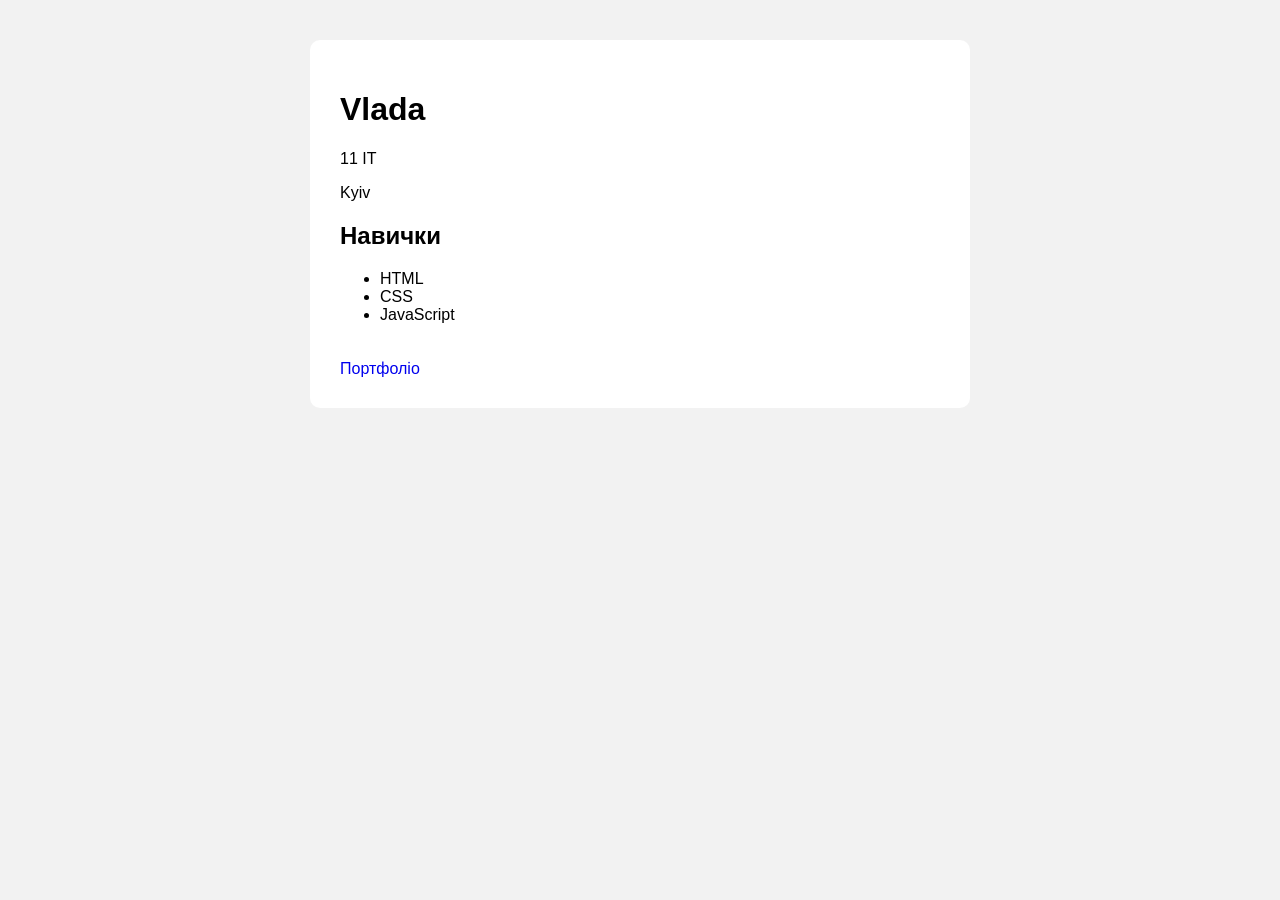
<file: p13/index.html>
<!DOCTYPE html>
<html lang="en">
<head>
    <meta charset="UTF-8">
    <title>Title</title>
    <link rel="stylesheet" href="style.css">
</head>
<body>

<!--<h1>Владка</h1>-->
<!--<p>ліцеїста 11 класу</p>-->
<!--<ul>-->
<!--    <li>HTML</li>-->
<!--    <li>CSS</li>-->
<!--    <li>JavaScript</li>-->
<!--</ul>-->

<main class="profile">
    <h1 id="profile-name">Ім'я учня</h1>
    <p class="profile-role">Інформація про ліцеїста</p>
    <p id="profile-city">Місто не вказано</p>
    <h2>Навички</h2>
    <ul id="skills-list">
        <li class="skill">Навичка 1</li>
        <li class="skill">Навичка 2</li>
        <li class="skill">Навичка 3</li>
    </ul>
    <a href="#" id="profile-link">Портфоліо</a>
</main>

<script src="script.js"></script>
</body>
</html>
</file>
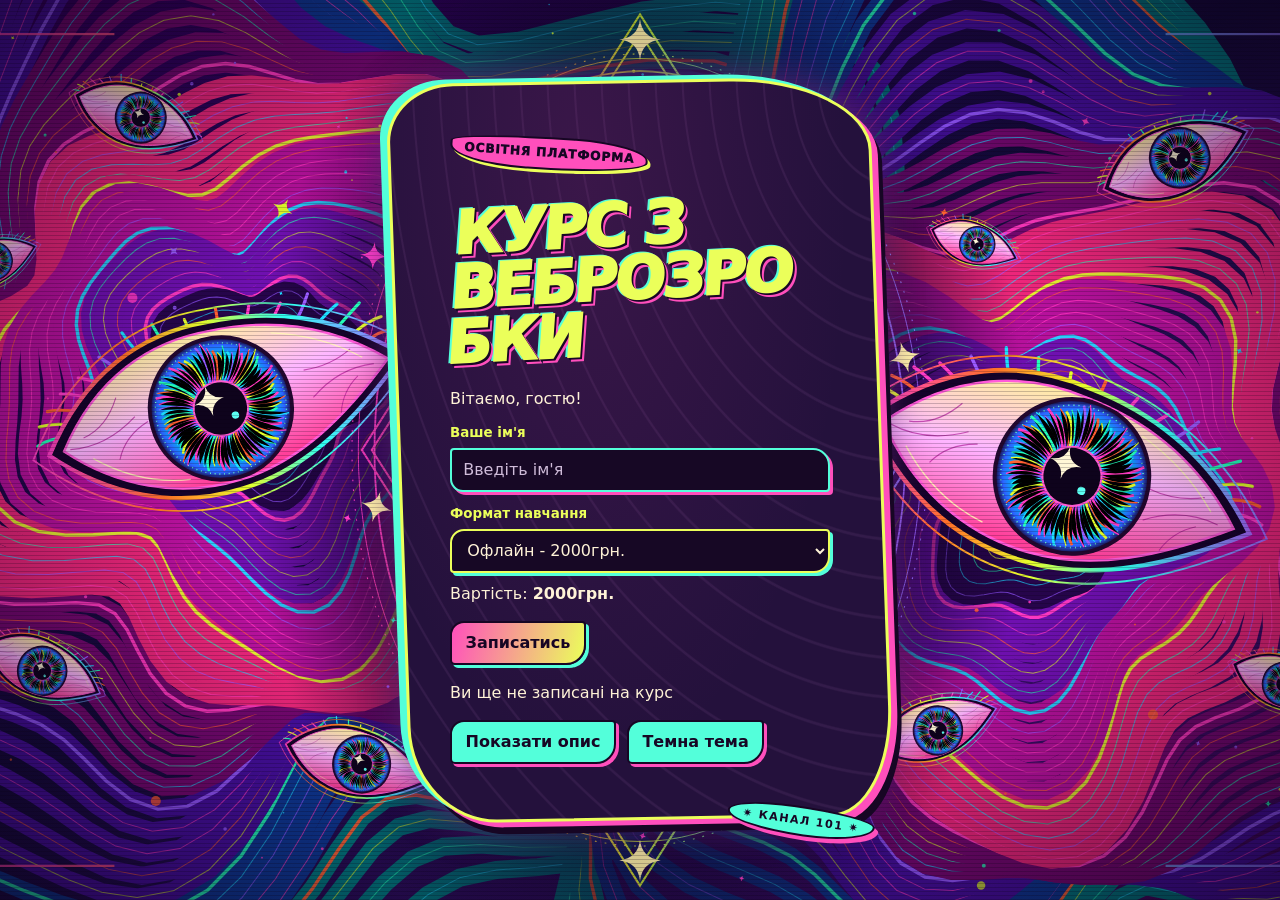
<file: p14/index.html>
<!DOCTYPE html>
<html lang="en">
<head>
    <meta charset="UTF-8">
    <title>Title</title>
    <link rel="stylesheet" href="style.css">
</head>
<body>
<main class="course-card" id="card">
    <p class="tag">Освітня платформа</p>
    <h1>Курс з веброзробки</h1>
    <p id="welcome">Вітаємо, гостю!</p>

    <label for="studentsName">Ваше ім'я</label>
    <input id="studentsName" type="text" placeholder="Введіть ім'я">

    <label for="format">Формат навчання</label>
    <select id="format">
        <option value="2000">Офлайн - 2000грн.</option>
        <option value="1500">Онлайн - 1500грн.</option>
    </select>
    <p>Вартість: <strong id="price">2000грн.</strong></p>
    <button id="enrollBtn">Записатись</button>
    <p id="status">Ви ще не записані на курс</p>


    <button id="detailBtn" class="secondary">Показати опис</button>
    <p class="hidden" id="details">Практичний курс з веброзробки</p>
    <button id="themeBtn" class="secondary">Темна тема</button>
</main>


<script src="script.js" defer></script>
</body>
</html>
</file>
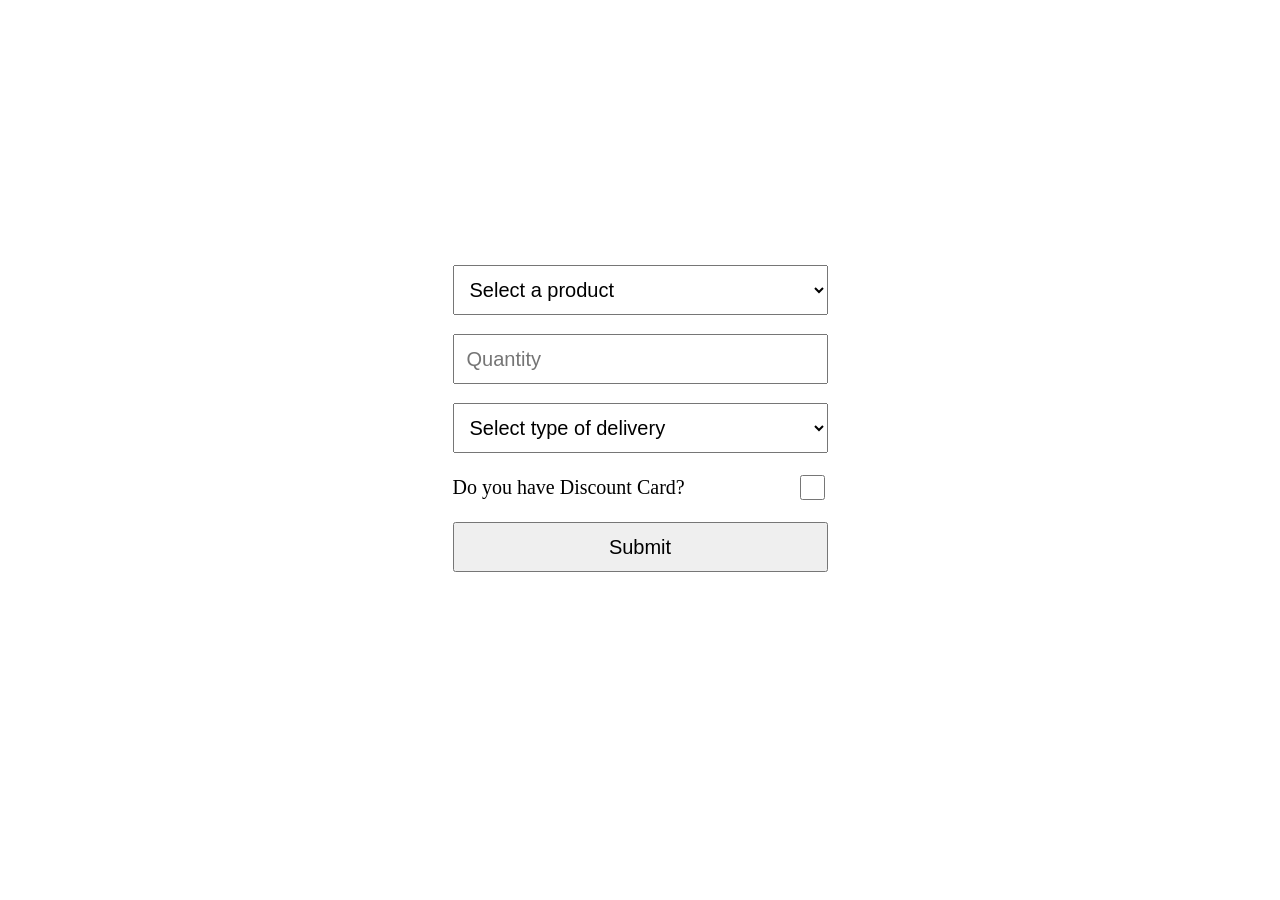
<file: p2/index.html>
<!DOCTYPE html>
<html lang="en">
<head>
    <meta charset="UTF-8">
    <title>Title</title>

    <style>
        body {
            margin: 0;
            height: 100vh;
            display: flex;
            justify-content: center;
            align-items: center;
        }

        form {
            display: flex;
            flex-direction: column;
            width: 375px;
            gap: 19px;
        }

        label {
            display: flex;
            flex-direction: column;
            gap: 6px;
            font-size: 20px;
        }

        select,
        input[type="number"],
        button {
            width: 100%;
            height: 50px;
            box-sizing: border-box;
            font-size: 20px;
            padding: 0 12px;
        }

        label[for="discount"] {
            flex-direction: row;
            align-items: center;
            justify-content: space-between;
        }

        input[type="checkbox"] {
            width: 25px;
            height: 25px;
        }

        #costs {
            text-align: center;
            font-size: 24px;
            margin-top: 20px;
        }
    </style>
</head>

<body>

<form id="form">
    <label for="product">
        <select name="product" id="product" required>
            <option value="" disabled selected>Select a product</option>
            <option value="pc">PC</option>
            <option value="playstation">PlayStation</option>
            <option value="iphone">iPhone 13 Pro</option>
            <option value="samsung">Samsung 25 Ultra</option>
        </select>
    </label>

    <label for="quantity">
        <input
                type="number"
                name="quantity"
                id="quantity"
                placeholder="Quantity"
                required>
    </label>

    <label for="delivery">
        <select name="delivery" id="delivery" required>
            <option value="" disabled selected>Select type of delivery</option>
            <option value="courier">Courier</option>
            <option value="post">Post</option>
            <option value="self">Self-Pickup</option>
        </select>
    </label>

    <label for="discount">
        Do you have Discount Card?
        <input type="checkbox" name="discount" id="discount" required>
    </label>

    <button id="submit">Submit</button>

    <p id="costs"></p>
</form>


<script src="script.js"></script>

</body>
</html>
</file>
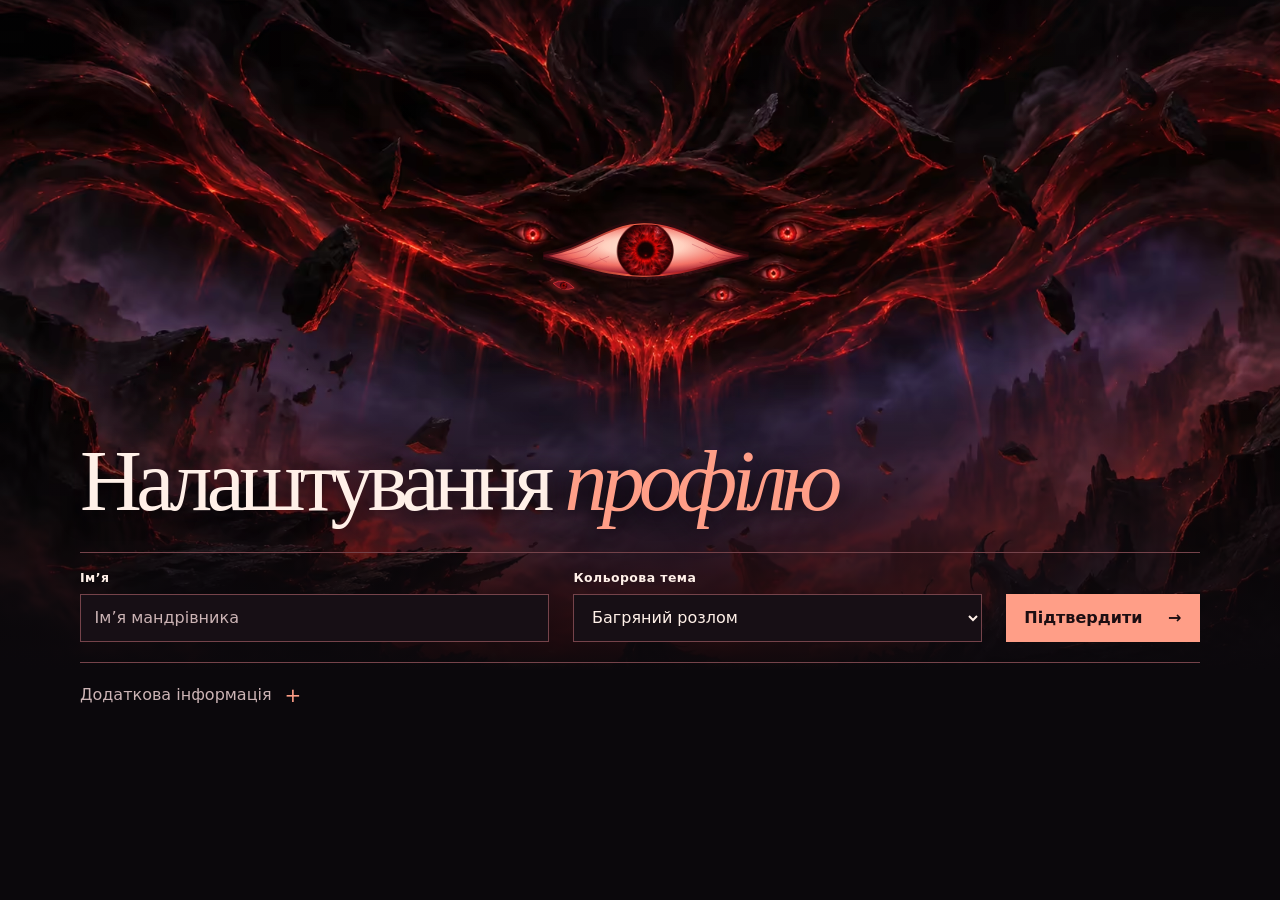
<file: p14/home_work/index.html>
<!DOCTYPE html>
<html lang="uk">
<head>
    <meta charset="UTF-8">
    <meta name="viewport" content="width=device-width, initial-scale=1.0">
    <title>Налаштування профілю · Нічне царство</title>
    <link rel="stylesheet" href="style.css">
</head>
<body>
<div class="rift" aria-hidden="true">
    <div class="artboard">
        <svg class="watcher" viewBox="0 0 328 120" xmlns="http://www.w3.org/2000/svg">
            <defs>
                <clipPath id="eye-clip">
                    <path class="lid" d="M31 60C88 52 110 20 162 19C217 19 241 52 298 60C244 70 219 86 165 86C113 87 83 72 31 60Z"/>
                </clipPath>
                <radialGradient id="eye-light" cx=".49" cy=".42" r=".63">
                    <stop stop-color="#fff1de"/>
                    <stop offset=".31" stop-color="#ffd0bf"/>
                    <stop offset=".64" stop-color="#f27166"/>
                    <stop offset=".88" stop-color="#98172a"/>
                    <stop offset="1" stop-color="#300a14"/>
                </radialGradient>
                <linearGradient id="lid-glow">
                    <stop stop-color="#4d0b17"/>
                    <stop offset=".47" stop-color="#ff674b"/>
                    <stop offset=".65" stop-color="#b62729"/>
                    <stop offset="1" stop-color="#470a11"/>
                </linearGradient>
                <radialGradient id="minor-glow">
                    <stop stop-color="#ff393e" stop-opacity=".6"/>
                    <stop offset="1" stop-color="#ff393e" stop-opacity="0"/>
                </radialGradient>
                <image id="iris-texture" x="118" y="7" width="92" height="92"
                       href="[data-uri]"/>
            </defs>

            <g transform="translate(57 99) rotate(12)">
                <ellipse rx="25" ry="12" fill="url(#minor-glow)"/>
                <path d="M-14 0Q-2-11 14 0Q0 9-14 0Z" fill="#7f1423" stroke="#d53236"/>
                <use href="#iris-texture" transform="scale(.13) translate(-164 -53)"/>
            </g>

            <g class="eye-opening">
                <path class="lid" d="M31 60C88 52 110 20 162 19C217 19 241 52 298 60C244 70 219 86 165 86C113 87 83 72 31 60Z"
                      fill="#20060b" stroke="#330910" stroke-width="10" opacity=".68"/>
                <path class="lid" d="M31 60C88 52 110 20 162 19C217 19 241 52 298 60C244 70 219 86 165 86C113 87 83 72 31 60Z"
                      fill="url(#eye-light)" stroke="url(#lid-glow)" stroke-width="2.6"/>

                <g clip-path="url(#eye-clip)">
                    <g fill="none" stroke="#a61c36" opacity=".38" stroke-linecap="round">
                        <path d="M39 60Q73 61 109 40M63 66L86 61 101 49M89 72L116 61M294 61Q263 65 225 45M277 66L258 62 242 50M257 75L235 69"/>
                        <path d="M67 64L75 68M104 63L113 68M253 62L246 68" stroke-width=".6"/>
                    </g>
                    <use class="gaze" href="#iris-texture"/>
                </g>
            </g>
        </svg>
    </div>
</div>




<main class="profile" id="profile-card">
    <h1>Налаштування <em>профілю</em></h1>

    <div class="controls">
        <div class="field">
            <label for="profile-name">Ім’я</label>
            <input id="profile-name" type="text" autocomplete="nickname"
                   placeholder="Ім’я мандрівника" maxlength="40" required>
        </div>

        <div class="field">
            <label for="theme-select">Кольорова тема</label>
            <select id="theme-select">
                <option value="crimson">Багряний розлом</option>
                <option value="ember">Тліюче золото</option>
                <option value="ash">Холодний попіл</option>
            </select>
        </div>

        <button id="confirm-button" class="confirm" type="button">
            Підтвердити <span aria-hidden="true">→</span>
        </button>
    </div>

    <output id="profile-status" for="profile-name" aria-live="polite"></output>

    <button id="info-toggle" class="info-toggle" type="button"
            aria-expanded="false" aria-controls="profile-info">
        Додаткова інформація <span class="plus" aria-hidden="true"></span>
    </button>

    <section id="profile-info" class="info is-hidden" aria-label="Додаткова інформація">
        <p>Ім’я відображатиметься у профілі. Воно може містити до 40 символів.
            Кольорова тема змінює палітру інтерфейсу.</p>
    </section>
</main>

<script src="script.js" defer></script>
</body>
</html>
</file>
<file: p13/style.css>
body {
    font-family: Arial, Helvetica, sans-serif;
    background: #f2f2f2;
    margin: 0;
    padding: 40px;
}

.profile {
    max-width: 600px;
    margin: 0 auto;
    background: #fff;
    padding: 30px;
    border-radius: 10px;
}

.profile a {
    text-decoration: none;
    display: inline-block;
    margin-top: 20px;
}
</file>
<file: p14/style.css>
*, *::before, *::after {
    box-sizing: border-box;
}

:root {
    --night: #170624;
    --acid: #ebff5a;
    --pink: #ff4fbc;
    --mint: #53ffda;
    --paper: #fff3d7;
    --panel: #24113c;
    --panel-edge: #642679;
    --scene-filter: saturate(1.13);
}

.dark {
    --acid: #ffc77d;
    --pink: #ff5caa;
    --mint: #b6b1ff;
    --panel: #120f2d;
    --panel-edge: #493a8d;
    --scene-filter: hue-rotate(37deg) saturate(1.3) brightness(.78);
}

body {
    isolation: isolate;
    margin: 0;
    min-height: 100vh;
    min-height: 100dvh;
    display: grid;
    place-items: center;
    padding: clamp(54px, 7vh, 84px) clamp(24px, 7vw, 64px);
    background: var(--night);
    color: var(--paper);
    font: 500 1rem/1.4 system-ui, sans-serif;
}

body::before,
body::after {
    content: "";
    position: fixed;
    inset: 0;
    pointer-events: none;
}

body::before {
    z-index: -2;
    background: var(--portal-art) center / cover no-repeat;
    filter: var(--scene-filter);
    animation: portal-breathe 16s ease-in-out infinite alternate;
}

body::after {
    z-index: -1;
    background:
            repeating-linear-gradient(0deg, #09001336 0 1px, transparent 1px 4px),
            radial-gradient(ellipse at center, transparent 50%, #09001390 100%);
}

@keyframes portal-breathe {
    from { transform: scale(1.055) rotate(-1.4deg); }
    to { transform: scale(1.17) rotate(1.8deg); }
}

.course-card {
    position: relative;
    isolation: isolate;
    width: min(100%, 470px);
    min-width: 0;
    padding: clamp(25px, 5.6vw, 45px);
    color: var(--paper);
    overflow-wrap: anywhere;
}

.course-card::before {
    content: "";
    position: absolute;
    z-index: -1;
    inset: -4px -7px;
    border: 3px solid var(--acid);
    border-radius: 14% 29% 13% 18% / 8% 10% 15% 13%;
    background:
            radial-gradient(ellipse at 40% 12%, #a331862d, transparent 65%),
            repeating-radial-gradient(
                    ellipse at 105% 0%, transparent 0 17px, #fda5ff12 18px 19px, transparent 20px 27px
            ),
            var(--panel);
    box-shadow:
            6px 5px 0 var(--pink),
            -7px -4px 0 var(--mint),
            10px 12px 0 var(--night),
            0 0 42px var(--panel-edge);
    transform: rotate(-2deg) skewY(1deg);
    pointer-events: none;
}

.course-card::after {
    content: "✷  КАНАЛ 101  ✷";
    position: absolute;
    right: 0;
    bottom: -20px;
    padding: 5px 13px;
    border: 2px solid var(--night);
    border-radius: 44% 56% 47% 53% / 45% 39% 61% 55%;
    background: var(--mint);
    color: var(--night);
    box-shadow: 4px 4px 0 var(--pink);
    font: 900 .7rem/1.4 system-ui, sans-serif;
    letter-spacing: .13em;
    transform: rotate(8deg);
    pointer-events: none;
}

.course-card :is(h1, h2) {
    margin: .34em 0 .45em;
    color: var(--acid);
    font-family: Impact, 'Arial Black', system-ui, sans-serif;
    font-size: clamp(1.85rem, 6.4vw, 3.7rem);
    font-weight: 950;
    line-height: .92;
    letter-spacing: -.04em;
    text-transform: uppercase;
    text-shadow: 2px 2px var(--night), 4px 4px var(--pink), -2px -1px var(--mint);
    transform: rotate(-3deg) skewX(-7deg);
}

.course-card p {
    margin: .65em 0;
}

.tag {
    display: inline-block;
    margin: 0;
    padding: .38rem .75rem;
    border: 2px solid var(--night);
    border-radius: 65% 38% 62% 40% / 30% 55% 42% 60%;
    background: var(--pink);
    color: var(--night);
    font-size: .76rem;
    font-weight: 950;
    letter-spacing: .07em;
    text-transform: uppercase;
    transform: rotate(4deg);
    box-shadow: 3px 3px 0 var(--acid);
}

label {
    display: block;
    margin: .85rem 0 .3rem;
    color: var(--acid);
    font-size: .84rem;
    font-weight: 850;
}

input, select, button {
    font: inherit;
}

input, select {
    width: 100%;
    min-width: 0;
    min-height: 44px;
    padding: .42rem .7rem;
    border: 2px solid var(--mint);
    border-radius: 4px 17px 4px 13px;
    background: #170825;
    color: var(--paper);
    color-scheme: dark;
    box-shadow: 3px 3px 0 var(--pink);
}

input::placeholder {
    color: #cfbcd9;
}

select {
    border-color: var(--acid);
    border-radius: 14px 4px 16px 4px;
    box-shadow: 3px 3px 0 var(--mint);
}

button {
    max-width: 100%;
    min-height: 44px;
    margin: .32rem .35rem .42rem 0;
    padding: .5rem .85rem;
    border: 2px solid var(--night);
    border-radius: 14px 4px 20px 5px;
    background: linear-gradient(105deg, var(--pink), var(--acid));
    color: var(--night);
    box-shadow: 3px 3px 0 var(--mint);
    font-weight: 900;
    cursor: pointer;
    transition: transform 160ms ease, box-shadow 160ms ease;
}

button:hover:enabled {
    transform: translateY(-2px) rotate(-2deg);
    box-shadow: 5px 6px 0 var(--pink);
}

button:active:enabled {
    transform: translate(2px, 2px);
    box-shadow: 1px 1px 0 var(--pink);
}

.secondary {
    background: var(--mint);
    box-shadow: 3px 3px 0 var(--pink);
}

button:disabled {
    background: repeating-linear-gradient(-42deg, #49314f 0 7px, #382341 7px 14px);
    color: var(--paper);
    box-shadow: none;
    cursor: not-allowed;
}

:is(input, select, button):focus-visible {
    outline: 3px dashed var(--acid);
    outline-offset: 4px;
}

.success {
    color: var(--mint);
    font-weight: 850;
}

.hidden {
    display: none;
}

@media (max-width: 540px) {
    body { padding-block: 80px 54px; }
    body::before { background-position: 30% center; }

    body::after {
        background:
                var(--portal-eye) center 2px / 144px auto no-repeat,
                repeating-linear-gradient(0deg, #09001336 0 1px, transparent 1px 4px);
    }

    .course-card :is(h1, h2) {
        max-width: 12ch;
        font-size: clamp(2rem, 8vw, 2.65rem);
    }
}

@media (prefers-reduced-motion: reduce) {
    body::before { animation: none; }
    button { transition: none; }
    button:hover:enabled, button:active:enabled { transform: none; }
}

/* Embedded vector artwork for the fixed background. */
:root {
    --portal-art: url('[data-uri]');
    --portal-eye: url('[data-uri]');
}
</file>
<file: p14/home_work/style.css>
:root {
    color-scheme: dark;
}

*, *::before, *::after {
    box-sizing: border-box;
}

body {
    --night: #0b080c;
    --surface: #170f15;
    --text: #fff0e8;
    --muted: #ccb4b5;
    --accent: #ff9e87;
    --line: #75434a;

    position: relative;
    min-height: 100vh;
    margin: 0;
    background: var(--night);
    color: var(--text);
    font: 1rem/1.5 system-ui, sans-serif;
}

body.theme-ember {
    --night: #100c08;
    --surface: #1c150d;
    --text: #fff1d9;
    --muted: #d0bda2;
    --accent: #f4c475;
    --line: #7f6037;
}

body.theme-ash {
    --night: #0b0d13;
    --surface: #141923;
    --text: #f3f4ff;
    --muted: #b9c4d9;
    --accent: #b6ccff;
    --line: #506287;
}


.rift {
    --scene-height: clamp(25rem, 76svh, 59rem);

    position: absolute;
    inset: 0 0 auto;
    height: var(--scene-height);
    overflow: hidden;
    background: #08050b;
    pointer-events: none;
}

.artboard {
    position: absolute;
    top: 50%;
    left: 50%;
    width: max(100%, calc(var(--scene-height) * 1.777));
    aspect-ratio: 1672 / 941;
    transform: translate(-50%, -50%);
    background: var(--scene-art) center / 100% 100% no-repeat;
}

.watcher {
    position: absolute;
    top: 31.67%;
    left: 40.61%;
    width: 19.62%;
    contain: paint;
}

.lid {
    animation: eyelid 11.6s ease-in-out infinite;
}

.eye-opening {
    animation: closed-seam 11.6s ease-in-out infinite;
}

.gaze {
    animation: look-around 11.6s cubic-bezier(.4, 0, .2, 1) infinite;
}

@keyframes eyelid {
    0%, 28.8%, 31.5%, 67.7%, 70.7%, 100% {
        d: path("M31 60C88 52 110 20 162 19C217 19 241 52 298 60C244 70 219 86 165 86C113 87 83 72 31 60Z");
    }

    30%, 69% {
        d: path("M31 60C88 68 113 79 162 79C216 79 241 66 298 60C244 69 219 82 165 82C113 82 83 72 31 60Z");
    }
}

@keyframes closed-seam {
    0%, 29.6%, 30.5%, 68.6%, 69.5%, 100% { opacity: 1; }
    30%, 69% { opacity: 0; }
}

@keyframes look-around {
    0%, 7%, 100% { transform: translate(0, 0); }
    13%, 24% { transform: translate(-24px, -2px); }
    31%, 39% { transform: translate(0, 0); }
    45%, 63% { transform: translate(26px, 1px); }
    71%, 79% { transform: translate(8px, -5px); }
    85%, 93% { transform: translate(-12px, 2px); }
}

.rift::after {
    content: "";
    position: absolute;
    inset: 0;
    background: linear-gradient(180deg, #08040928, transparent 25%, transparent 50%, var(--night) 98%);
}


.realm,
.profile {
    position: relative;
    width: min(calc(100% - 3rem), 70rem);
    margin-inline: auto;
}

.realm {
    position: absolute;
    inset: 1.55rem 0 auto;
    display: flex;
    align-items: center;
    gap: .75rem;
    color: #fff0e8;
    font-size: .68rem;
    font-weight: 700;
    letter-spacing: .16em;
    text-transform: uppercase;
    text-shadow: 0 2px 8px #000;
}

.realm-mark {
    color: #ff9e87;
    font-size: 1.15rem;
}

.profile {
    padding-block: clamp(17rem, 49svh, 39rem) 3rem;
}

h1 {
    margin: 0 0 .33em;
    font: 400 clamp(2.8rem, 6.7vw, 6.3rem)/.96 Georgia, serif;
    letter-spacing: -.065em;
    text-shadow: 0 3px 25px #0b060c;
    overflow-wrap: anywhere;
}

h1 em {
    color: var(--accent);
    font-weight: inherit;
}

.controls {
    display: grid;
    grid-template-columns: minmax(0, 1.15fr) minmax(0, 1fr) auto;
    align-items: end;
    gap: clamp(.8rem, 2.2vw, 1.5rem);
    padding: 1rem 0 1.25rem;
    border-block: 1px solid var(--line);
}

.field {
    display: grid;
    gap: .4rem;
    min-width: 0;
}

label {
    color: var(--text);
    font-size: .78rem;
    font-weight: 650;
    letter-spacing: .035em;
}

input,
select,
button {
    font: inherit;
}

input,
select {
    width: 100%;
    min-width: 0;
    min-height: 48px;
    padding: .6rem .85rem;
    border: 1px solid var(--line);
    border-radius: 0;
    background: var(--surface);
    color: var(--text);
}

input::placeholder {
    color: var(--muted);
}

.confirm {
    display: flex;
    align-items: center;
    justify-content: space-between;
    gap: 1.6rem;
    min-height: 48px;
    padding: .6rem 1.1rem;
    border: 1px solid var(--accent);
    background: var(--accent);
    color: #1c0e12;
    font-weight: 750;
    cursor: pointer;
}

.confirm:hover {
    background: var(--text);
    border-color: var(--text);
}

.profile.is-confirmed .controls {
    border-color: var(--accent);
}

#profile-status {
    display: block;
    color: var(--accent);
    overflow-wrap: anywhere;
}

#profile-status:not(:empty) {
    margin-top: .8rem;
}

.info-toggle {
    display: inline-flex;
    align-items: center;
    gap: .8rem;
    min-height: 44px;
    margin-top: .65rem;
    padding: .35rem 0;
    border: 0;
    background: transparent;
    color: var(--muted);
    cursor: pointer;
}

.info-toggle:hover {
    color: var(--text);
}

.plus::before {
    content: "+";
    color: var(--accent);
    font-size: 1.25rem;
}

.info-toggle[aria-expanded="true"] .plus::before {
    content: "−";
}

.info {
    max-width: 42rem;
    padding-inline-start: 1rem;
    border-inline-start: 1px solid var(--line);
    color: var(--muted);
}

.info p {
    margin: .25rem 0 0;
}

.is-hidden {
    display: none;
}

:where(button, input, select):focus-visible {
    outline: 2px solid var(--accent);
    outline-offset: 4px;
}

@media (max-width: 680px) {
    .realm,
    .profile {
        width: calc(100% - 2rem);
    }

    .rift {
        --scene-height: clamp(21rem, 58svh, 32rem);
    }

    .profile {
        padding-top: clamp(14rem, 36svh, 23rem);
    }

    h1 {
        font-size: clamp(2.35rem, 9vw, 3.8rem);
    }

    h1 em {
        display: block;
    }

    .controls {
        grid-template-columns: minmax(0, 1fr);
    }
}

@media (prefers-reduced-motion: reduce) {
    .lid,
    .eye-opening,
    .gaze {
        animation: none;
    }
}

:root {
    --scene-art: url('[data-uri]');
}
</file>
